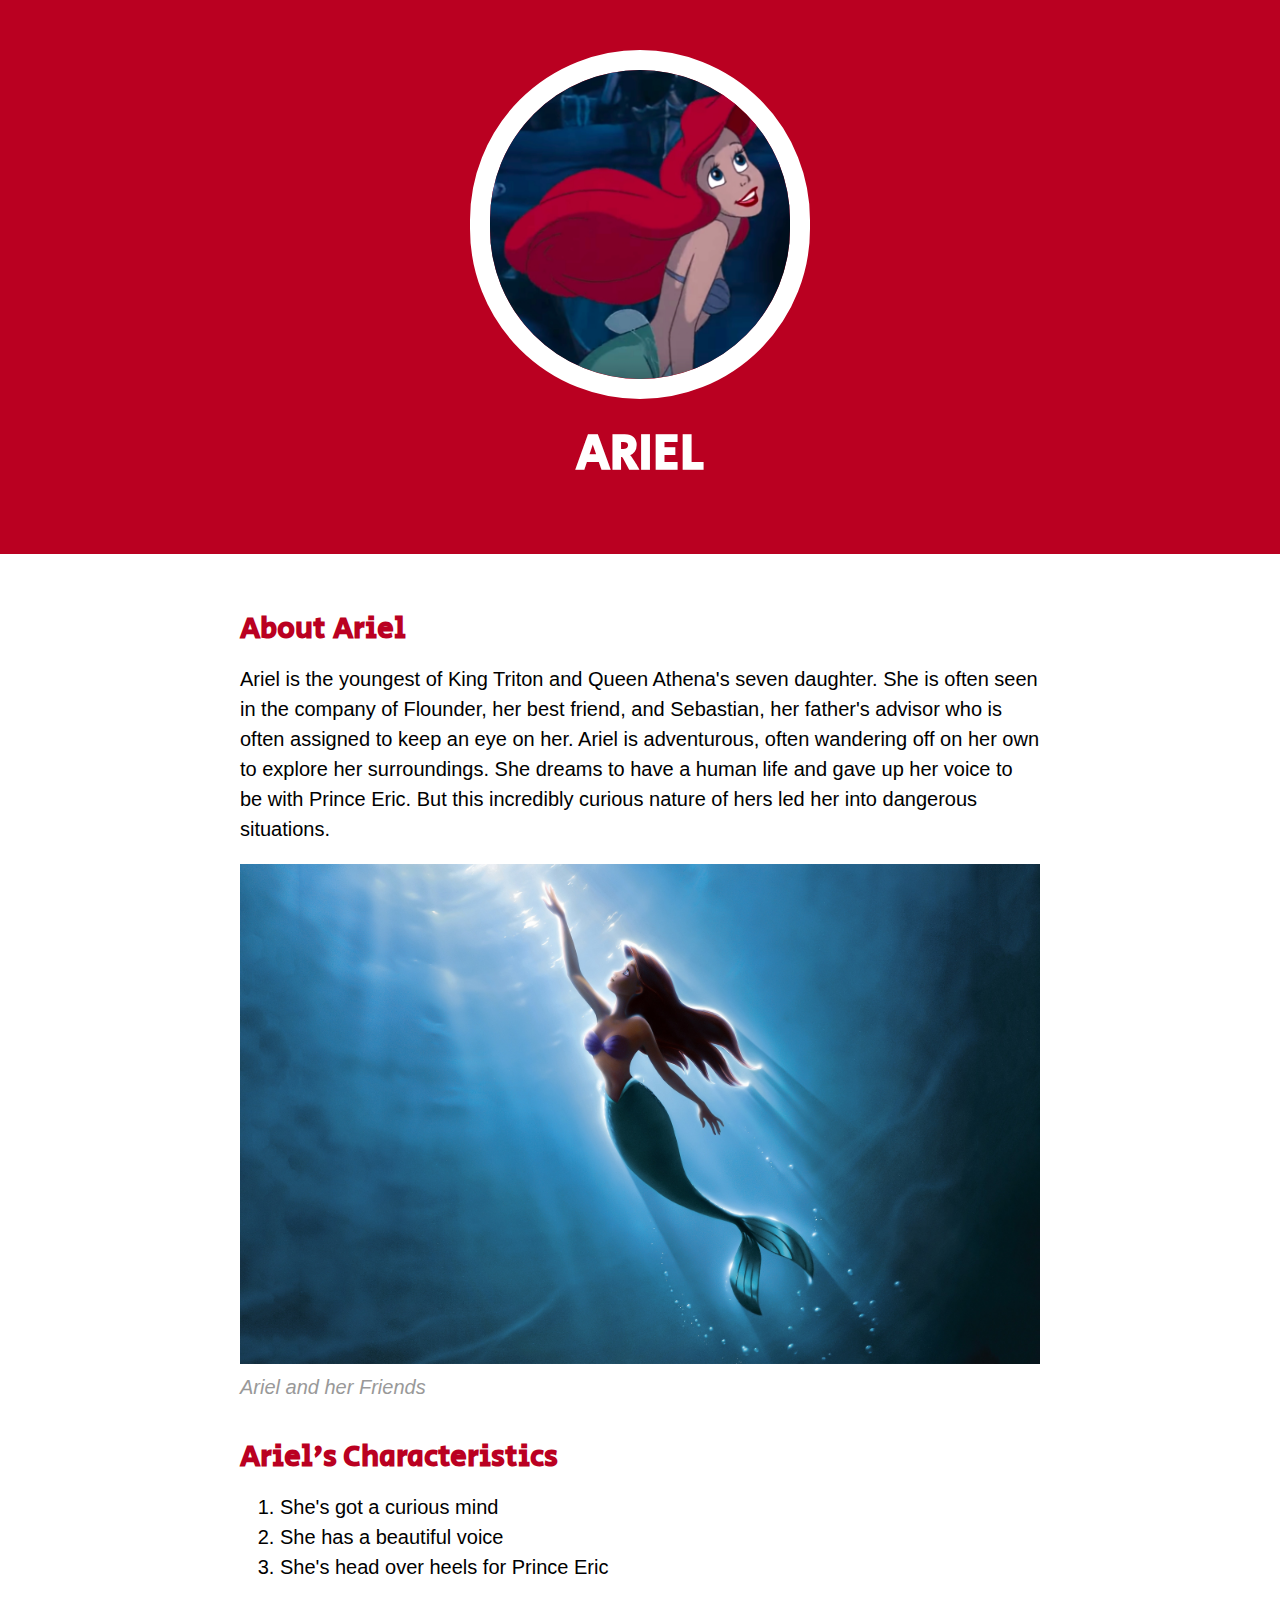
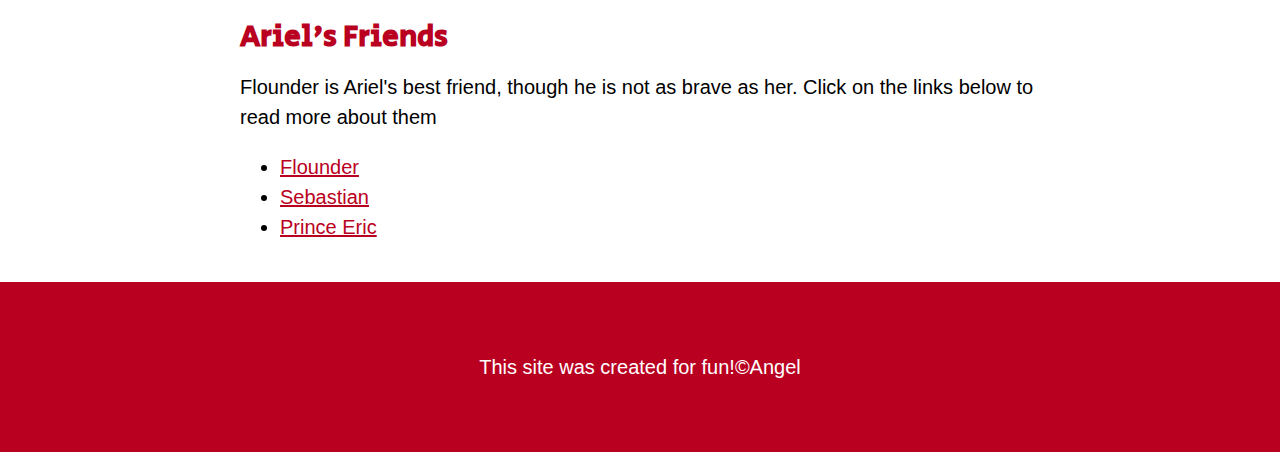
<file: index.html>
<!DOCTYPE html>
<html>
<head>
	<title>Ariel</title>
	<link rel="icon" href="img/ariel-avatar.jpg">
	<link href="https://fonts.googleapis.com/css2?family=Secular+One&display=swap" rel="stylesheet">
	<link rel="stylesheet" type="text/css" href="css/ariel.css">
</head>
<body>
	<!-- header element -->
	<header>
		<img src="img/ariel-avatar.jpg">
		<h1>ARIEL</h1>
	</header>

	<!-- main element -->
	<main>
		<h2>About Ariel</h2>
		<p>Ariel is the youngest of King Triton and Queen Athena's seven daughter. She is often seen in the company of Flounder, her best friend, and Sebastian, her father's advisor who is often assigned to keep an eye on her. Ariel is adventurous, often wandering off on her own to explore her surroundings. She dreams to have a human life and gave up her voice to be with Prince Eric. But this incredibly curious nature of hers led her into dangerous situations.</p>
		<img src="img/ariel-swimming.jpg">
		<p class="caption">Ariel and her Friends</p>

		<!-- Characteristics -->
		<h2>Ariel's Characteristics</h2>
		<ol>
			<li>She's got a curious mind</li>
			<li>She has a beautiful voice</li>
			<li>She's head over heels for Prince Eric</li>
		</ol>

		<!-- Friends -->
		<h2>Ariel's Friends</h2>
		<p>Flounder is Ariel's best friend, though he is not as brave as her. Click on the links below to read more about them</p>
		<ul>
			<li><a target="_blank" href="https://disney.fandom.com/wiki/Flounder#:~:text=Flounder%20is%20a%20major%20character,to%20be%20a%20sergeant%20major.">Flounder</li>
			<li><a target="_blank" href="https://disney.fandom.com/wiki/Sebastian">Sebastian</li>
			<li><a target="_blank" href="https://disney.fandom.com/wiki/Prince_Eric"> Prince Eric</li>
		</ul>
	</main>

<!-- Footer -->
<footer>
	<p>This site was created for fun!&copy;Angel </p>
</footer>

</body>
</html>
</file>
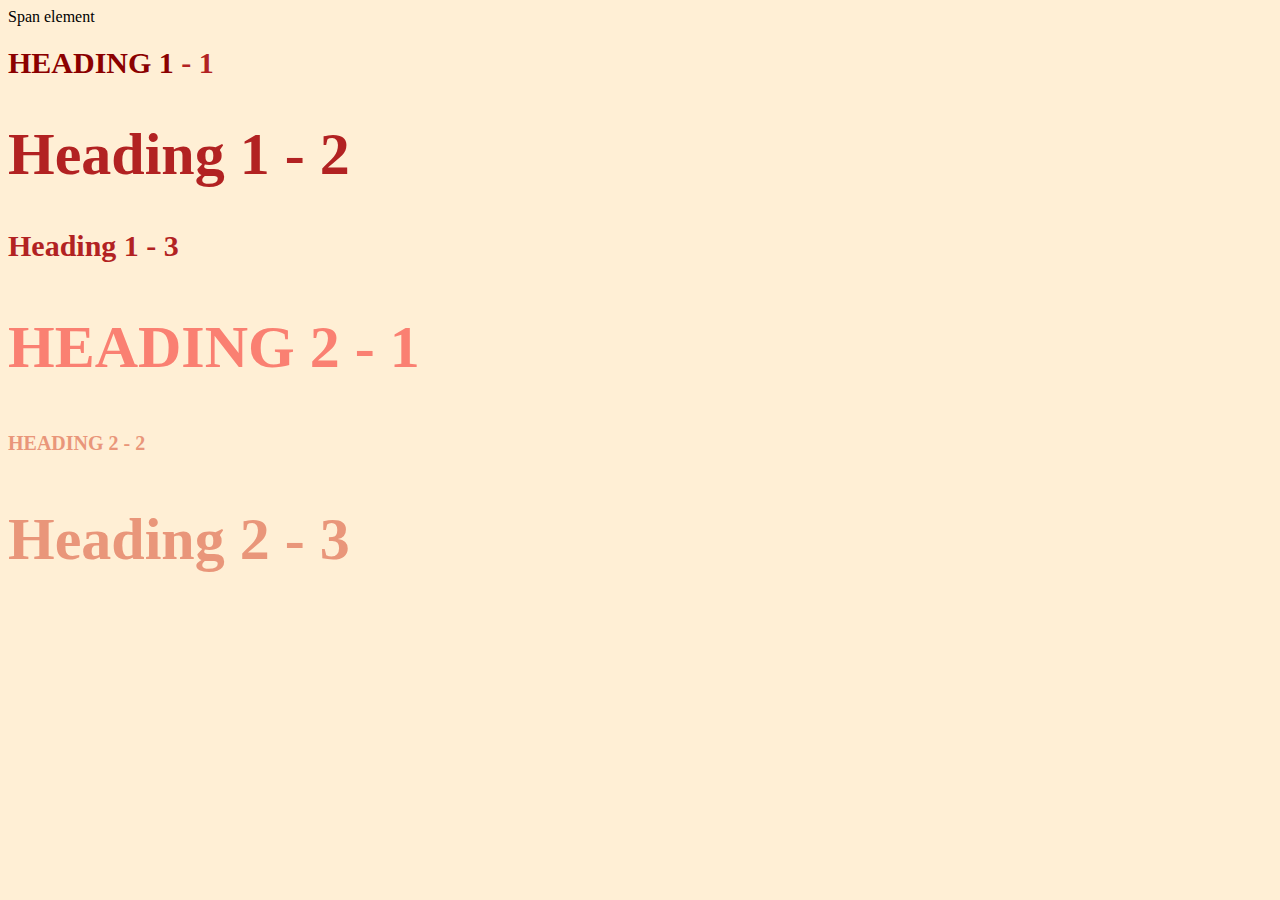
<file: style-test.html>
<!DOCTYPE html>
<html>
<head>
	<title>Style test</title>
	<link rel="stylesheet" type="text/css" href="css/test.css">
</head>
<body>
	<span>Span element</span>
	<h1 class="uppercase"><span>Heading 1</span> - 1</h1>
	<h1 class="big">Heading 1 - 2</h1>
	<h1>Heading 1 - 3</h1>
	<h2 class="big uppercase">Heading 2 - 1</h2>
	<h2 class="uppercase">Heading 2 - 2</h2>
	<h2 class="big">Heading 2 - 3</h2>


</body>
</html>
</file>
<file: css/ariel.css>
body{
	margin: 0;
	font-family: Helvetica, Arial, sans-serif;
	font-size: 20px;
	line-height: 30px;

}

header{
	background-color: #BA0021;
	text-align: center;
	padding-top: 50px;
	padding-bottom: 50px;
}

h1, h2{
	font-family: 'Secular One', sans-serif;

}
header h1{
	color: white;
	font-size: 50px;
}

header img{
	border-radius: 170px;
	width:300px;
	border: 20px solid white;
}

main{
	max-width:800px;
	margin: 0 auto;
	padding: 20px;

}

main img{
	max-width: 100%;
}

h2{
	font-size: 30px;
	color: #BA0021;
	margin: 40px 0 10px;
}

a{
	color: #BA0021;
}

a:hover{
	color: black;
}

footer{
	background-color: #BA0021;
	text-align: center;
	color: white;
	padding: 50px;
}

p footer{
	margin: 0;
}


p.caption{
	color: #999999;
	font-style: italic;
	margin-top: 0;

}
</file>
<file: css/test.css>
body{
	background-color: papayawhip;
}
h1{
	font-size: 30px;
	color: firebrick;
}

h2{
	color: darksalmon;
	font-size: 20px;
}

.big{
	font-size: 60px;
}

.uppercase{
	text-transform: uppercase;
}

.big.uppercase{
	color: salmon;
}

h1 span{
	color: darkred;
}
</file>
